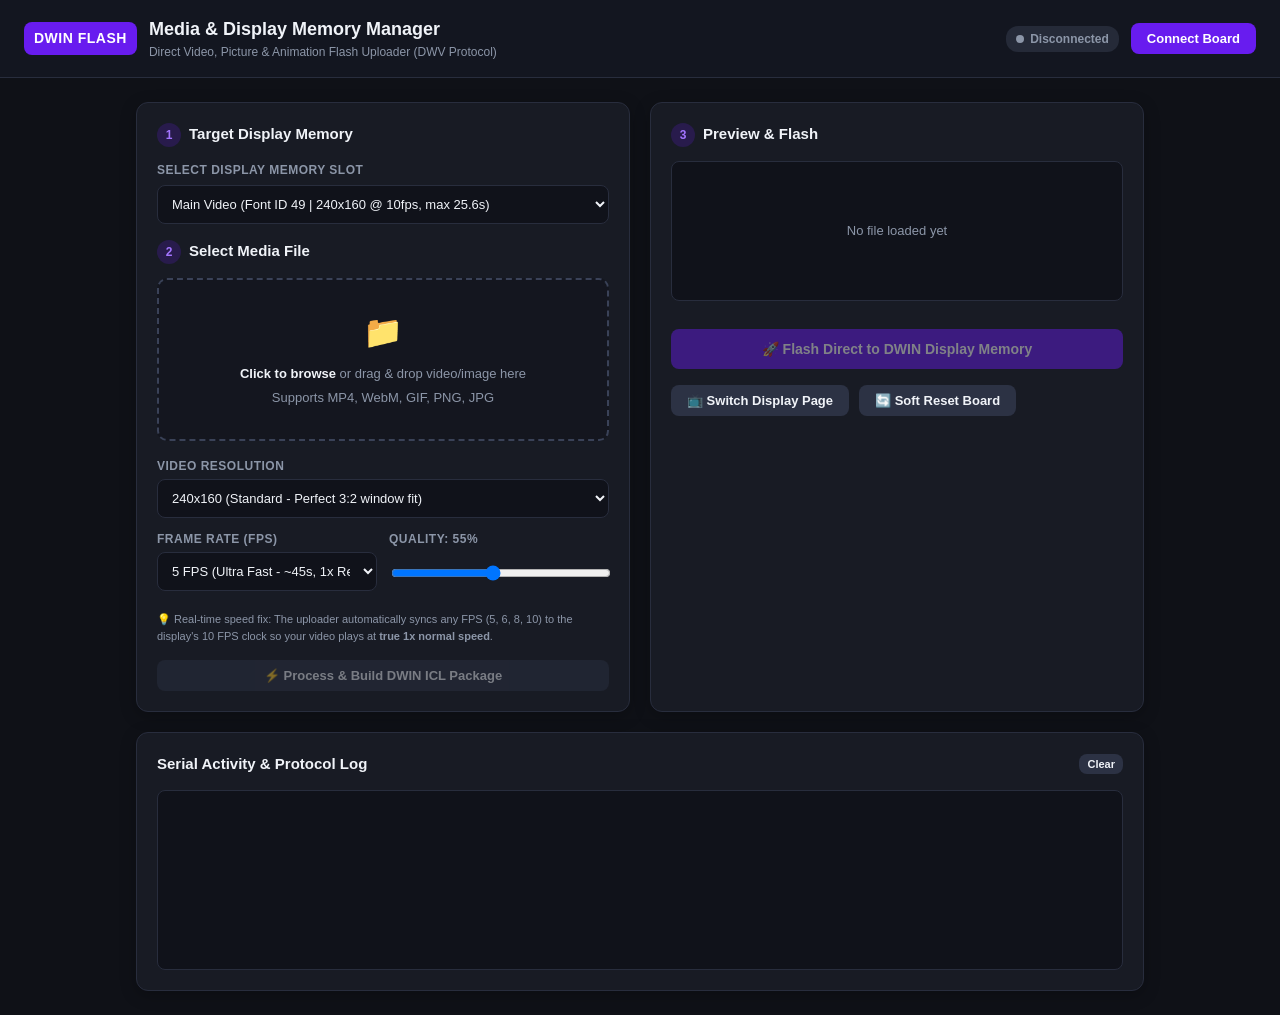
<file: dwin_media_uploader.html>
<!doctype html>
<html lang="en">
<head>
<meta charset="utf-8">
<meta name="viewport" content="width=device-width, initial-scale=1">
<title>DWIN Media & Flash Manager - Curio STM32</title>
<style>
  :root {
    --bg: #0f1117;
    --card: #181b24;
    --card-border: #282d3d;
    --ink: #f0f3f8;
    --muted: #8c96a8;
    --accent: #681cef;
    --accent-hover: #7b32f5;
    --accent-light: #ece4fd;
    --ok: #00c853;
    --warn: #ffab00;
    --err: #ff3d71;
    --code-bg: #10121a;
  }
  * { box-sizing: border-box; }
  body {
    margin: 0;
    font-family: -apple-system, BlinkMacSystemFont, "Segoe UI", Roboto, Oxygen, Ubuntu, Cantarell, sans-serif;
    background: var(--bg);
    color: var(--ink);
    line-height: 1.5;
  }
  header {
    background: #131620;
    border-bottom: 1px solid var(--card-border);
    padding: 16px 24px;
    display: flex;
    justify-content: space-between;
    align-items: center;
    flex-wrap: wrap;
    gap: 12px;
  }
  .brand {
    display: flex;
    align-items: center;
    gap: 12px;
  }
  .logo-badge {
    background: var(--accent);
    color: white;
    font-weight: 800;
    font-size: 14px;
    padding: 6px 10px;
    border-radius: 8px;
    letter-spacing: 0.5px;
  }
  .brand h1 {
    font-size: 18px;
    margin: 0;
    font-weight: 700;
  }
  .brand p {
    font-size: 12px;
    margin: 0;
    color: var(--muted);
  }
  .conn-bar {
    display: flex;
    align-items: center;
    gap: 12px;
  }
  .status-pill {
    display: inline-flex;
    align-items: center;
    gap: 6px;
    font-size: 12px;
    padding: 4px 10px;
    border-radius: 12px;
    background: #252a38;
    color: var(--muted);
    font-weight: 600;
  }
  .status-pill.connected { background: rgba(0, 200, 83, 0.15); color: var(--ok); }
  .status-pill.busy { background: rgba(104, 28, 239, 0.2); color: #b185ff; }
  .status-dot {
    width: 8px;
    height: 8px;
    border-radius: 50%;
    background: currentColor;
  }
  button {
    font-family: inherit;
    font-size: 13px;
    font-weight: 600;
    padding: 8px 16px;
    border-radius: 8px;
    border: none;
    cursor: pointer;
    transition: all 0.15s ease;
  }
  .btn-primary {
    background: var(--accent);
    color: white;
  }
  .btn-primary:hover:not(:disabled) { background: var(--accent-hover); }
  .btn-secondary {
    background: #2c3244;
    color: var(--ink);
  }
  .btn-secondary:hover:not(:disabled) { background: #3a4258; }
  .btn-danger {
    background: rgba(255, 61, 113, 0.15);
    color: var(--err);
    border: 1px solid rgba(255, 61, 113, 0.3);
  }
  .btn-danger:hover:not(:disabled) { background: rgba(255, 61, 113, 0.25); }
  button:disabled {
    opacity: 0.45;
    cursor: not-allowed;
  }

  main {
    max-width: 1040px;
    margin: 24px auto;
    padding: 0 16px;
    display: grid;
    grid-template-columns: 1fr 1fr;
    gap: 20px;
  }
  @media (max-width: 800px) {
    main { grid-template-columns: 1fr; }
  }
  .full-col { grid-column: 1 / -1; }

  .card {
    background: var(--card);
    border: 1px solid var(--card-border);
    border-radius: 12px;
    padding: 20px;
    box-shadow: 0 4px 16px rgba(0,0,0,0.25);
  }
  .card-title {
    font-size: 15px;
    font-weight: 700;
    margin: 0 0 14px;
    display: flex;
    align-items: center;
    justify-content: space-between;
  }
  .step-num {
    background: rgba(104, 28, 239, 0.2);
    color: #a374ff;
    width: 24px;
    height: 24px;
    display: inline-flex;
    align-items: center;
    justify-content: center;
    border-radius: 50%;
    font-size: 12px;
    margin-right: 8px;
  }

  /* Form Controls */
  label {
    display: block;
    font-size: 12px;
    font-weight: 600;
    color: var(--muted);
    margin-bottom: 6px;
    text-transform: uppercase;
    letter-spacing: 0.5px;
  }
  select, input[type="range"] {
    width: 100%;
    padding: 10px;
    border-radius: 8px;
    background: #10121a;
    border: 1px solid var(--card-border);
    color: var(--ink);
    font-size: 13px;
    margin-bottom: 16px;
    outline: none;
  }
  select:focus { border-color: var(--accent); }

  /* Dropzone */
  .dropzone {
    border: 2px dashed #3a4258;
    border-radius: 10px;
    padding: 28px 16px;
    text-align: center;
    cursor: pointer;
    background: rgba(16, 18, 26, 0.5);
    transition: all 0.2s;
    margin-bottom: 16px;
  }
  .dropzone:hover, .dropzone.dragover {
    border-color: var(--accent);
    background: rgba(104, 28, 239, 0.08);
  }
  .dropzone-icon {
    font-size: 32px;
    margin-bottom: 8px;
  }
  .dropzone p {
    margin: 4px 0;
    font-size: 13px;
    color: var(--muted);
  }
  .dropzone p strong { color: var(--ink); }

  /* Preview Container */
  .preview-box {
    background: #10121a;
    border-radius: 8px;
    border: 1px solid var(--card-border);
    padding: 12px;
    display: flex;
    flex-direction: column;
    align-items: center;
    margin-bottom: 16px;
    min-height: 140px;
    justify-content: center;
  }
  .preview-box video, .preview-box img {
    max-width: 100%;
    max-height: 180px;
    border-radius: 6px;
    background: black;
  }
  .media-stats {
    display: flex;
    gap: 16px;
    margin-top: 10px;
    font-size: 12px;
    color: var(--muted);
    flex-wrap: wrap;
    justify-content: center;
  }
  .stat-badge {
    background: #202432;
    padding: 3px 8px;
    border-radius: 6px;
    color: #cad3e0;
  }

  /* Progress Bar */
  .progress-wrap {
    margin: 16px 0;
  }
  .progress-header {
    display: flex;
    justify-content: space-between;
    font-size: 13px;
    font-weight: 600;
    margin-bottom: 6px;
  }
  .progress-bar-bg {
    background: #202432;
    height: 12px;
    border-radius: 6px;
    overflow: hidden;
  }
  .progress-fill {
    background: linear-gradient(90deg, var(--accent), #9d4edd);
    height: 100%;
    width: 0%;
    transition: width 0.15s ease;
  }

  /* Log terminal */
  .terminal {
    background: var(--code-bg);
    border: 1px solid var(--card-border);
    border-radius: 8px;
    padding: 12px;
    font-family: Consolas, Monaco, "Courier New", monospace;
    font-size: 12px;
    height: 180px;
    overflow-y: auto;
    color: #abb2bf;
    white-space: pre-wrap;
    line-height: 1.4;
  }
  .terminal .log-cmd { color: #61afef; }
  .terminal .log-ok { color: var(--ok); }
  .terminal .log-err { color: var(--err); }
  .terminal .log-info { color: #e5c07b; }

  /* Quick Actions */
  .actions-row {
    display: flex;
    gap: 10px;
    flex-wrap: wrap;
    margin-top: 10px;
  }
</style>
</head>
<body>

<header>
  <div class="brand">
    <span class="logo-badge">DWIN FLASH</span>
    <div>
      <h1>Media & Display Memory Manager</h1>
      <p>Direct Video, Picture & Animation Flash Uploader (DWV Protocol)</p>
    </div>
  </div>
  <div class="conn-bar">
    <div id="connStatus" class="status-pill">
      <span class="status-dot"></span>
      <span id="connStatusText">Disconnected</span>
    </div>
    <button id="btnConnect" class="btn-primary" onclick="toggleConnect()">Connect Board</button>
  </div>
</header>

<main>
  <!-- Left Column: Source & Memory Selection -->
  <div class="card">
    <div class="card-title">
      <span><span class="step-num">1</span>Target Display Memory</span>
    </div>

    <label for="targetMemory">Select Display Memory Slot</label>
    <select id="targetMemory" onchange="onTargetChange()">
      <optgroup label="Video Memory (Page 44)">
        <option value="video_49" data-block="392" data-w="240" data-h="160" data-fps="10" data-max="256" data-page="44" selected>
          Main Video (Font ID 49 | 240x160 @ 10fps, max 25.6s)
        </option>
      </optgroup>
      <optgroup label="Animations (Short Loops - 160x104)">
        <option value="anim_28" data-block="224" data-w="160" data-h="104" data-fps="6.25" data-max="256" data-max-blocks="8" data-page="66">
          Live Animation (Font ID 28 | 160x104, Page 66)
        </option>
        <option value="anim_29" data-block="232" data-w="160" data-h="104" data-fps="6.25" data-max="256" data-max-blocks="8" data-page="67">
          Saved Animation Memory 1 (Font ID 29 | Page 67)
        </option>
        <option value="anim_30" data-block="240" data-w="160" data-h="104" data-fps="6.25" data-max="256" data-max-blocks="8" data-page="68">
          Saved Animation Memory 2 (Font ID 30 | Page 68)
        </option>
        <option value="anim_31" data-block="248" data-w="160" data-h="104" data-fps="6.25" data-max="256" data-max-blocks="8" data-page="69">
          Saved Animation Memory 3 (Font ID 31 | Page 69)
        </option>
      </optgroup>
      <optgroup label="Still Pictures (Photos / Storage)">
        <option value="pic_1" data-block="192" data-w="408" data-h="272" data-page="46">
          Saved Picture Slot 1 (Font ID 24 | View & Thumb)
        </option>
        <option value="pic_2" data-block="192" data-w="408" data-h="272" data-page="46">
          Saved Picture Slot 2 (Font ID 24 | View & Thumb)
        </option>
        <option value="pic_3" data-block="192" data-w="408" data-h="272" data-page="46">
          Saved Picture Slot 3 (Font ID 24 | View & Thumb)
        </option>
      </optgroup>
      <optgroup label="User Profile">
        <option value="profile_26" data-block="208" data-w="408" data-h="272" data-max-blocks="8" data-page="94">
          Profile Image (Home avatar 48x36 + full view 408x272, Font ID 26)
        </option>
      </optgroup>
    </select>

    <div class="card-title">
      <span><span class="step-num">2</span>Select Media File</span>
    </div>

    <input type="file" id="fileInput" style="display:none" onchange="handleFileSelected(this.files[0])">
    <div class="dropzone" id="dropZone" onclick="document.getElementById('fileInput').click()">
      <div class="dropzone-icon">📁</div>
      <p><strong>Click to browse</strong> or drag & drop video/image here</p>
      <p id="acceptedFormats">Supports MP4, WebM, GIF, PNG, JPG</p>
    </div>

    <div style="margin-bottom: 12px;" id="resRow">
      <label for="resSelect" style="margin-bottom:4px;">Video Resolution</label>
      <select id="resSelect" onchange="if(currentFile) processMedia();" style="margin-bottom:0;">
        <option value="240x160" selected>240x160 (Standard - Perfect 3:2 window fit)</option>
        <option value="192x128">192x128 (Compressed - 36% less data, very fast)</option>
        <option value="160x112">160x112 (Ultra Fast - 53% less data, ~25s)</option>
        <option value="190x190">190x190 (Square 1:1 - Overflows 160px height by 30px)</option>
      </select>
    </div>

    <div style="display: flex; gap: 12px; margin-bottom: 12px;">
      <div style="flex: 1;">
        <label for="fpsSelect" style="margin-bottom:4px;">Frame Rate (FPS)</label>
        <select id="fpsSelect" onchange="if(currentFile) processMedia();" style="margin-bottom:0;">
          <option value="10">10 FPS (Smooth - standard)</option>
          <option value="8">8 FPS (Balanced - 25% faster)</option>
          <option value="6">6 FPS (Fast - 40% faster)</option>
          <option value="5" selected>5 FPS (Ultra Fast - ~45s, 1x Real-Time!)</option>
        </select>
      </div>
      <div style="flex: 1;">
        <div style="display: flex; justify-content: space-between; align-items: center; margin-bottom: 4px;">
          <label style="margin:0">Quality: <span id="lblQuality">55%</span></label>
        </div>
        <input type="range" id="qualityRange" min="30" max="85" value="55" oninput="document.getElementById('lblQuality').textContent = this.value + '%'; if(currentFile) processMedia();" style="margin-bottom:0; height: 38px;">
      </div>
    </div>
    <p style="font-size: 11px; color: var(--muted); margin: 0 0 16px;">💡 Real-time speed fix: The uploader automatically syncs any FPS (5, 6, 8, 10) to the display's 10 FPS clock so your video plays at <strong>true 1x normal speed</strong>.</p>

    <button id="btnProcess" class="btn-secondary" style="width:100%" onclick="processMedia()" disabled>
      ⚡ Process & Build DWIN ICL Package
    </button>
  </div>

  <!-- Right Column: Preview & Upload Controls -->
  <div class="card">
    <div class="card-title">
      <span><span class="step-num">3</span>Preview & Flash</span>
    </div>

    <div class="preview-box" id="previewBox">
      <span style="color:var(--muted); font-size:13px">No file loaded yet</span>
    </div>

    <div class="media-stats" id="mediaStats" style="display:none">
      <span class="stat-badge" id="statRes">240x160</span>
      <span class="stat-badge" id="statFrames">0 frames</span>
      <span class="stat-badge" id="statSize">0 KB</span>
      <span class="stat-badge" id="statBlocks">0 Blocks (32KB)</span>
    </div>

    <div class="progress-wrap" id="progressWrap" style="display:none">
      <div class="progress-header">
        <span id="progressStatus">Transferring to DWIN Flash...</span>
        <span id="progressPercent">0%</span>
      </div>
      <div class="progress-bar-bg">
        <div class="progress-fill" id="progressFill"></div>
      </div>
      <div style="display: flex; justify-content: space-between; font-size: 11px; color: var(--muted); margin-top: 4px;">
        <span id="progressBlocks">Block 0 / 0</span>
        <span id="progressSpeed">0 KB/s</span>
      </div>
    </div>

    <button id="btnUpload" class="btn-primary" style="width:100%; padding:12px; font-size:14px; margin-top:12px;" onclick="uploadToDisplay()" disabled>
      🚀 Flash Direct to DWIN Display Memory
    </button>

    <div class="actions-row" style="margin-top:16px;">
      <button class="btn-secondary" onclick="sendDisplayPageJump()" title="Switch display to target page">
        📺 Switch Display Page
      </button>
      <button class="btn-secondary" onclick="softResetBoard()" title="Reset Curio board">
        🔄 Soft Reset Board
      </button>
    </div>
  </div>

  <!-- Full-Width Terminal / Log Output -->
  <div class="card full-col">
    <div class="card-title">
      <span>Serial Activity & Protocol Log</span>
      <button class="btn-secondary" style="padding:4px 8px; font-size:11px" onclick="clearLog()">Clear</button>
    </div>
    <div class="terminal" id="termLog"></div>
  </div>
</main>

<script>
"use strict";

// -----------------------------------------------------------------------------
// DWIN DGUS II JPEG ENCODER & ICL BUILDER (Byte-identical to board firmware)
// -----------------------------------------------------------------------------
const QL = [16, 11, 10, 16, 24, 40, 51, 61, 12, 12, 14, 19, 26, 58, 60, 55, 14, 13, 16, 24, 40,
  57, 69, 56, 14, 17, 22, 29, 51, 87, 80, 62, 18, 22, 37, 56, 68, 109, 103, 77, 24,
  35, 55, 64, 81, 104, 113, 92, 49, 64, 78, 87, 103, 121, 120, 101, 72, 92, 95, 98,
  112, 100, 103, 99];
const QC = [17, 18, 24, 47, 99, 99, 99, 99, 18, 21, 26, 66, 99, 99, 99, 99, 24, 26, 56, 99, 99,
  99, 99, 99, 47, 66, 99, 99, 99, 99, 99, 99].concat(new Array(32).fill(99));
const ZZ = [0, 1, 8, 16, 9, 2, 3, 10, 17, 24, 32, 25, 18, 11, 4, 5, 12, 19, 26, 33,
  40, 48, 41, 34, 27, 20, 13, 6, 7, 14, 21, 28, 35, 42, 49, 56, 57, 50, 43, 36,
  29, 22, 15, 23, 30, 37, 44, 51, 58, 59, 52, 45, 38, 31, 39, 46, 53, 60, 61, 54, 47, 55, 62, 63];
const DC_BITS = [[0, 1, 5, 1, 1, 1, 1, 1, 1, 0, 0, 0, 0, 0, 0, 0], [0, 3, 1, 1, 1, 1, 1, 1, 1, 1, 1, 0, 0, 0, 0, 0]];
const DC_VALS = [0, 1, 2, 3, 4, 5, 6, 7, 8, 9, 10, 11];
const AC_BITS = [[0, 2, 1, 3, 3, 2, 4, 3, 5, 5, 4, 4, 0, 0, 1, 0x7D], [0, 2, 1, 2, 4, 4, 3, 4, 7, 5, 4, 4, 0, 1, 2, 0x77]];
const hexBytes = s => { const a = []; for (let i = 0; i < s.length; i += 2) a.push(parseInt(s.substr(i, 2), 16)); return a; };
const AC_VALS = [hexBytes(
  '01020300041105122131410613516107227114328191a1082342b1c11552d1f02433627282090a161718191a25262728292a' +
  '3435363738393a434445464748494a535455565758595a636465666768696a737475767778797a838485868788898a9293' +
  '9495969798999aa2a3a4a5a6a7a8a9aab2b3b4b5b6b7b8b9bac2c3c4c5c6c7c8c9cad2d3d4d5d6d7d8d9dae1e2e3e4e5e6' +
  'e7e8e9eaf1f2f3f4f5f6f7f8f9fa'), hexBytes(
  '000102031104052131061241510761711322328108144291a1b1c109233352f0156272d10a162434e125f11718191a26' +
  '2728292a35363738393a434445464748494a535455565758595a636465666768696a737475767778797a82838485868788' +
  '898a92939495969798999aa2a3a4a5a6a7a8a9aab2b3b4b5b6b7b8b9bac2c3c4c5c6c7c8c9cad2d3d4d5d6d7d8d9dae2e3' +
  'e4e5e6e7e8e9eaf2f3f4f5f6f7f8f9fa')];

function huff(bits, vals) {
  const code = new Int32Array(256), size = new Int32Array(256);
  let c = 0, k = 0;
  for (let ln = 1; ln <= 16; ln++) {
    for (let i = 0; i < bits[ln - 1]; i++) { code[vals[k]] = c; size[vals[k]] = ln; c++; k++; }
    c <<= 1;
  }
  return [code, size];
}
const DCL = huff(DC_BITS[0], DC_VALS), ACL = huff(AC_BITS[0], AC_VALS[0]);
const DCC = huff(DC_BITS[1], DC_VALS), ACC = huff(AC_BITS[1], AC_VALS[1]);

function qtable(base, q) {
  const s = q < 50 ? Math.floor(5000 / q) : 200 - 2 * q;
  return base.map(b => Math.min(255, Math.max(1, Math.floor((b * s + 50) / 100))));
}

class Bits {
  constructor(cap) { this.buf = new Uint8Array(cap); this.p = 0; this.acc = 0; this.n = 0; }
  room(k) {
    if (this.p + k <= this.buf.length) return;
    const nb = new Uint8Array(Math.max(this.buf.length * 2, this.p + k));
    nb.set(this.buf); this.buf = nb;
  }
  bytes(a) { this.room(a.length); this.buf.set(a, this.p); this.p += a.length; }
  put(code, size) {
    this.acc = (this.acc << size) | code;
    this.n += size;
    this.room(8);
    while (this.n >= 8) {
      this.n -= 8;
      const b = (this.acc >> this.n) & 0xFF;
      this.buf[this.p++] = b;
      if (b === 0xFF) this.buf[this.p++] = 0;
    }
    this.acc &= (1 << this.n) - 1;
  }
}

function fdct(d) {
  for (let i = 0; i < 64; i += 8) {
    const t0 = d[i] + d[i + 7], t7 = d[i] - d[i + 7], t1 = d[i + 1] + d[i + 6], t6 = d[i + 1] - d[i + 6];
    const t2 = d[i + 2] + d[i + 5], t5 = d[i + 2] - d[i + 5], t3 = d[i + 3] + d[i + 4], t4 = d[i + 3] - d[i + 4];
    const t10 = t0 + t3, t13 = t0 - t3, t11 = t1 + t2, t12 = t1 - t2;
    d[i] = (t10 + t11) * 4;
    d[i + 4] = (t10 - t11) * 4;
    let z1 = (t12 + t13) * 4433;
    d[i + 2] = Math.floor((z1 + t13 * 6270 + 1024) / 2048);
    d[i + 6] = Math.floor((z1 - t12 * 15137 + 1024) / 2048);
    z1 = t4 + t7; const z2 = t5 + t6; let z3 = t4 + t6, z4 = t5 + t7;
    const z5 = (z3 + z4) * 9633;
    const a4 = t4 * 2446, a5 = t5 * 16819, a6 = t6 * 25172, a7 = t7 * 12299;
    const b1 = z1 * -7373, b2 = z2 * -20995;
    z3 = z3 * -16069 + z5; z4 = z4 * -3196 + z5;
    d[i + 7] = Math.floor((a4 + b1 + z3 + 1024) / 2048);
    d[i + 5] = Math.floor((a5 + b2 + z4 + 1024) / 2048);
    d[i + 3] = Math.floor((a6 + b2 + z3 + 1024) / 2048);
    d[i + 1] = Math.floor((a7 + b1 + z4 + 1024) / 2048);
  }
  for (let i = 0; i < 8; i++) {
    const t0 = d[i] + d[i + 56], t7 = d[i] - d[i + 56], t1 = d[i + 8] + d[i + 48], t6 = d[i + 8] - d[i + 48];
    const t2 = d[i + 16] + d[i + 40], t5 = d[i + 16] - d[i + 40], t3 = d[i + 24] + d[i + 32], t4 = d[i + 24] - d[i + 32];
    const t10 = t0 + t3, t13 = t0 - t3, t11 = t1 + t2, t12 = t1 - t2;
    d[i] = Math.floor((t10 + t11 + 2) / 4);
    d[i + 32] = Math.floor((t10 - t11 + 2) / 4);
    let z1 = (t12 + t13) * 4433;
    d[i + 16] = Math.floor((z1 + t13 * 6270 + 16384) / 32768);
    d[i + 48] = Math.floor((z1 - t12 * 15137 + 16384) / 32768);
    z1 = t4 + t7; const z2 = t5 + t6; let z3 = t4 + t6, z4 = t5 + t7;
    const z5 = (z3 + z4) * 9633;
    const a4 = t4 * 2446, a5 = t5 * 16819, a6 = t6 * 25172, a7 = t7 * 12299;
    const b1 = z1 * -7373, b2 = z2 * -20995;
    z3 = z3 * -16069 + z5; z4 = z4 * -3196 + z5;
    d[i + 56] = Math.floor((a4 + b1 + z3 + 16384) / 32768);
    d[i + 40] = Math.floor((a5 + b2 + z4 + 16384) / 32768);
    d[i + 24] = Math.floor((a6 + b2 + z3 + 16384) / 32768);
    d[i + 8] = Math.floor((a7 + b1 + z4 + 16384) / 32768);
  }
}

function block(d, q, prev, dct, act, bw) {
  fdct(d);
  const h = q[0] >> 1, v0 = d[0];
  const dc = v0 >= 0 ? Math.floor((v0 + h) / q[0]) : -Math.floor((h - v0) / q[0]);
  const diff = dc - prev;
  let a = diff < 0 ? -diff : diff, nb = 0;
  while (a) { nb++; a >>= 1; }
  bw.put(dct[0][nb], dct[1][nb]);
  if (nb) bw.put(diff > 0 ? diff : diff + (1 << nb) - 1, nb);
  let run = 0;
  for (let k = 1; k < 64; k++) {
    const qq = q[k];
    let v = d[ZZ[k]];
    v = v >= 0 ? Math.floor((v + (qq >> 1)) / qq) : -Math.floor(((qq >> 1) - v) / qq);
    if (v === 0) { run++; continue; }
    while (run > 15) { bw.put(act[0][0xF0], act[1][0xF0]); run -= 16; }
    a = v < 0 ? -v : v; nb = 0;
    while (a) { nb++; a >>= 1; }
    const s = (run << 4) | nb;
    bw.put(act[0][s], act[1][s]);
    bw.put(v > 0 ? v : v + (1 << nb) - 1, nb);
    run = 0;
  }
  if (run) bw.put(act[0][0], act[1][0]);
  return dc;
}

function encodeFrame(rgba, w, h, quality) {
  const ql = qtable(QL, quality), qc = qtable(QC, quality);
  const qlz = ZZ.map(z => ql[z] * 8), qcz = ZZ.map(z => qc[z] * 8);
  let hd = [0xFF, 0xD8, 0xFF, 0xE0, 0, 16, 0x4A, 0x46, 0x49, 0x46, 0, 1, 1, 0, 0, 1, 0, 1, 0, 0];
  [[0, ql], [1, qc]].forEach(([tid, qt]) => { hd = hd.concat([0xFF, 0xDB, 0, 67, tid], ZZ.map(z => qt[z])); });
  hd = hd.concat([0xFF, 0xC0, 0, 17, 8, h >> 8, h & 255, w >> 8, w & 255, 3, 1, 0x11, 0, 2, 0x11, 1, 3, 0x11, 1]);
  [[0x00, DC_BITS[0], DC_VALS], [0x10, AC_BITS[0], AC_VALS[0]], [0x01, DC_BITS[1], DC_VALS], [0x11, AC_BITS[1], AC_VALS[1]]]
    .forEach(([tc, bits, vals]) => { const ln = 19 + vals.length; hd = hd.concat([0xFF, 0xC4, ln >> 8, ln & 255, tc], bits, vals); });
  const pad = ((-(10 + hd.length + 14)) % 4 + 4) % 4;
  hd = hd.concat([0xFF, 0xDA, 0, 12 + pad, 3, 1, 0x00, 2, 0x11, 3, 0x11, 0, 63, 0], new Array(pad).fill(0));
  const hl = hd.length;
  const bw = new Bits(w * h + 4096);
  bw.p = 10;
  bw.bytes(hd);
  const Y = new Int32Array(64), U = new Int32Array(64), V = new Int32Array(64);
  let py = 0, pu = 0, pv = 0;
  for (let by = 0; by < h; by += 8) {
    for (let bx = 0; bx < w; bx += 8) {
      let k = 0;
      for (let r = 0; r < 8; r++) {
        let i = ((by + r) * w + bx) * 4;
        for (let c = 0; c < 8; c++, i += 4, k++) {
          const R = rgba[i], G = rgba[i + 1], B = rgba[i + 2];
          Y[k] = ((77 * R + 150 * G + 29 * B + 128) >> 8) - 128;
          U[k] = (-43 * R - 85 * G + 128 * B + 128) >> 8;
          V[k] = (128 * R - 107 * G - 21 * B + 128) >> 8;
        }
      }
      py = block(Y, qlz, py, DCL, ACL, bw);
      pu = block(U, qcz, pu, DCC, ACC, bw);
      pv = block(V, qcz, pv, DCC, ACC, bw);
    }
  }
  if (bw.n) bw.put((1 << (8 - bw.n)) - 1, 8 - bw.n);
  bw.bytes([0xFF, 0xD9]);
  while ((bw.p - 10 - hl) % 4) bw.bytes([0]);
  const sl = bw.p - 10 - hl;
  bw.buf.set([w >> 8, w & 255, h >> 8, h & 255, hl >> 8, hl & 255, (sl >>> 24) & 255, (sl >> 16) & 255, (sl >> 8) & 255, sl & 255], 0);
  return bw.buf.slice(0, bw.p);
}

function crc16modbus(a) {
  let c = 0xFFFF;
  for (let i = 0; i < a.length; i++) {
    c ^= a[i];
    for (let b = 0; b < 8; b++) c = (c & 1) ? (c >>> 1) ^ 0xA001 : c >>> 1;
  }
  return c;
}

const CRC32T = (() => {
  const t = new Uint32Array(256);
  for (let n = 0; n < 256; n++) { let c = n; for (let k = 0; k < 8; k++) c = (c & 1) ? 0xEDB88320 ^ (c >>> 1) : c >>> 1; t[n] = c >>> 0; }
  return t;
})();
function crc32(a) {
  let c = 0xFFFFFFFF;
  for (let i = 0; i < a.length; i++) c = CRC32T[(c ^ a[i]) & 255] ^ (c >>> 8);
  return (c ^ 0xFFFFFFFF) >>> 0;
}

function buildIcl(records, count, srcFps = 10, displayFps = 10) {
  const tableEnd = 16 + 4 * count;
  const offs = [];
  let o = tableEnd;
  records.forEach(r => { offs.push(o); o += r.length; });
  const out = new Uint8Array(o);
  out.set([0x44, 0x47, 0x55, 0x53, 0x5F, 0x33], 0); // DGUS_3
  const be32 = (p, v) => { out[p] = (v >>> 24) & 255; out[p + 1] = (v >>> 16) & 255; out[p + 2] = (v >>> 8) & 255; out[p + 3] = v & 255; };
  be32(8, o - 8);
  out[12] = 4; out[13] = 0;
  out[14] = (count - 1) & 255; out[15] = (count - 1) >> 8;
  
  // 1x Real-time playback mapping: hold each frame according to (displayFps / srcFps)
  for (let i = 0; i < count; i++) {
    const frameIdx = Math.floor(i * srcFps / displayFps) % records.length;
    be32(16 + 4 * i, offs[frameIdx]);
  }
  records.forEach((r, i) => out.set(r, offs[i]));
  const c = crc16modbus(out.subarray(8));
  out[6] = c & 255; out[7] = c >> 8;
  return out;
}

const toHex = b => Array.from(b).map(x => (x < 16 ? '0' : '') + x.toString(16)).join('');

// -----------------------------------------------------------------------------
// WEB SERIAL & DWV PROTOCOL CLIENT
// -----------------------------------------------------------------------------
let port = null, reader = null, writer = null;
let rxBuf = '';
let wakers = [];
let preparedIcl = null;
let currentFile = null;
let isBusy = false;

function log(msg, cls = '') {
  const el = document.getElementById('termLog');
  const d = document.createElement('div');
  if (cls) d.className = cls;
  const time = new Date().toLocaleTimeString();
  d.textContent = `[${time}] ${msg}`;
  el.appendChild(d);
  el.scrollTop = el.scrollHeight;
}
function clearLog() { document.getElementById('termLog').innerHTML = ''; }

async function toggleConnect() {
  if (port) {
    disconnectSerial();
    return;
  }
  if (!navigator.serial) {
    alert('Web Serial is not supported in this browser. Please use Google Chrome or Microsoft Edge.');
    return;
  }
  try {
    port = await navigator.serial.requestPort();
    await port.open({ baudRate: 115200 });
    writer = port.writable.getWriter();
    startReading();
    setConnState('connected', 'Connected (115200)');
    document.getElementById('btnConnect').textContent = 'Disconnect';
    document.getElementById('btnConnect').className = 'btn-danger';
    log('Connected to Curio board serial port.', 'log-ok');
    updateUIState();
  } catch (e) {
    log('Connection failed: ' + e.message, 'log-err');
    setConnState('error', 'Connect failed');
  }
}

async function disconnectSerial() {
  if (reader) {
    try { await reader.cancel(); } catch(e){}
    reader = null;
  }
  if (writer) {
    try { await writer.close(); } catch(e){}
    writer = null;
  }
  if (port) {
    try { await port.close(); } catch(e){}
    port = null;
  }
  setConnState('disconnected', 'Disconnected');
  document.getElementById('btnConnect').textContent = 'Connect Board';
  document.getElementById('btnConnect').className = 'btn-primary';
  log('Serial port disconnected.', 'log-info');
  updateUIState();
}

function setConnState(kind, text) {
  const pill = document.getElementById('connStatus');
  const txt = document.getElementById('connStatusText');
  pill.className = 'status-pill ' + kind;
  txt.textContent = text;
}

async function startReading() {
  const dec = new TextDecoder();
  while (port && port.readable) {
    try {
      reader = port.readable.getReader();
      while (true) {
        const { value, done } = await reader.read();
        if (done) break;
        if (value) {
          const s = dec.decode(value);
          rxBuf += s;
          let nl;
          while ((nl = rxBuf.indexOf('\n')) >= 0) {
            const line = rxBuf.slice(0, nl).trim();
            rxBuf = rxBuf.slice(nl + 1);
            if (line) handleIncomingLine(line);
          }
        }
      }
    } catch (e) {
      break;
    } finally {
      if (reader) { reader.releaseLock(); reader = null; }
    }
  }
}

function handleIncomingLine(line) {
  if (line.startsWith('DWV:')) {
    log('<= ' + line, 'log-cmd');
  } else {
    // Other board lines (telemetry, boot logs)
    if (line.length < 100) log('<= ' + line);
  }
  for (let i = wakers.length - 1; i >= 0; i--) {
    const w = wakers[i];
    if (w.re.test(line)) {
      wakers.splice(i, 1);
      w.res(line);
    }
  }
}

function waitFor(re, timeoutMs = 30000) {
  return new Promise((res, rej) => {
    const t = setTimeout(() => {
      const idx = wakers.findIndex(w => w.res === res);
      if (idx >= 0) wakers.splice(idx, 1);
      rej(new Error('Timeout waiting for ' + re));
    }, timeoutMs);
    wakers.push({ re, res: (line) => { clearTimeout(t); res(line); } });
  });
}

async function sendSerial(str) {
  if (!writer) throw new Error('Not connected');
  const enc = new TextEncoder();
  await writer.write(enc.encode(str));
}

// -----------------------------------------------------------------------------
// MEDIA PROCESSING (Canvas Video / Image -> DWIN ICL)
// -----------------------------------------------------------------------------
function onTargetChange() {
  const sel = document.getElementById('targetMemory');
  const opt = sel.options[sel.selectedIndex];
  const isVideo = sel.value.startsWith('video') || sel.value.startsWith('anim');
  const resRow = document.getElementById('resRow');
  if (resRow) resRow.style.display = sel.value.startsWith('video') ? 'block' : 'none';
  const fpsWrap = document.getElementById('fpsSelect')?.parentElement;
  if (fpsWrap) fpsWrap.style.display = isVideo ? 'block' : 'none';
  const w = opt.dataset.w, h = opt.dataset.h;
  document.getElementById('statRes').textContent = `${w}x${h}`;
  if (currentFile) processMedia();
}

function handleFileSelected(file) {
  if (!file) return;
  currentFile = file;
  const pBox = document.getElementById('previewBox');
  pBox.innerHTML = '';

  const isVideo = file.type.startsWith('video/') || file.name.endsWith('.mp4') || file.name.endsWith('.webm');
  const isGif = file.type === 'image/gif' || file.name.endsWith('.gif');

  if (isVideo) {
    const v = document.createElement('video');
    v.src = URL.createObjectURL(file);
    v.controls = true;
    v.autoplay = true;
    v.loop = true;
    v.muted = true;
    pBox.appendChild(v);
  } else {
    const img = document.createElement('img');
    img.src = URL.createObjectURL(file);
    pBox.appendChild(img);
  }
  document.getElementById('btnProcess').disabled = false;
  processMedia();
}

async function processMedia() {
  if (!currentFile) return;
  preparedIcl = null;
  updateUIState();
  const btn = document.getElementById('btnProcess');
  btn.disabled = true;
  btn.textContent = '⏳ Processing frames & encoding JPEGs...';

  const sel = document.getElementById('targetMemory');
  const opt = sel.options[sel.selectedIndex];
  const isVideo = currentFile.type.startsWith('video/') || currentFile.name.endsWith('.mp4') || currentFile.name.endsWith('.webm');
  const isMainVideo = sel.value.startsWith('video');
  const isAnim = sel.value.startsWith('anim');
  const isProfile = sel.value === 'profile_26';

  let targetW = parseInt(opt.dataset.w);
  let targetH = parseInt(opt.dataset.h);
  if (isVideo && isMainVideo && document.getElementById('resSelect')) {
    const parts = document.getElementById('resSelect').value.split('x');
    if (parts.length === 2) {
      targetW = parseInt(parts[0]);
      targetH = parseInt(parts[1]);
    }
  }

  const displayFps = parseFloat(opt.dataset.fps || (isAnim ? 6.25 : 10));
  const targetFps = parseInt(document.getElementById('fpsSelect')?.value || (isAnim ? 6 : 10));
  const maxBlocks = parseInt(opt.dataset.maxBlocks || (isAnim ? 8 : 120));

  // Determine frame limit
  let maxUniqueFrames = 256;
  if (isAnim) {
    // Animation memories (Font 28-31) have 8 blocks (256 KB). At 160x104 @ Q55 (~3.9 KB), max 48-55 frames fit.
    maxUniqueFrames = 48;
  } else if (isMainVideo) {
    const maxDuration = 256 / displayFps;
    maxUniqueFrames = Math.max(1, Math.floor(maxDuration * targetFps));
  }
  const quality = parseInt(document.getElementById('qualityRange').value);

  try {
    let records = [];

    if (isProfile && isVideo) throw new Error('Choose a PNG or JPG image for the profile.');
    if (isProfile) {
      records = await extractProfileFrames(currentFile, quality);
    } else if (isVideo) {
      records = await extractVideoFrames(currentFile, targetW, targetH, targetFps, maxUniqueFrames, quality);
    } else {
      // Still Image / Single Photo
      records = await extractImageFrame(currentFile, targetW, targetH, quality);
    }

    // IMPORTANT: In DWIN DGUS II, the Animation Icon controls on Page 44 (video) and
    // Pages 66-70 (animations) ALWAYS loop icons 0 to 255.
    // The ICL index table must ALWAYS contain 256 entries to prevent black/blank screens!
    const count = (isVideo || isAnim) ? 256 : records.length;
    // Still-image libraries use each icon once. Video timing would map both
    // profile entries to icon 0 when the selected FPS is below the display FPS.
    preparedIcl = buildIcl(records, count,
                           isVideo || isAnim ? targetFps : 1,
                           isVideo || isAnim ? displayFps : 1);

    const nblocks = Math.ceil(preparedIcl.length / 32768);
    const statBlocksEl = document.getElementById('statBlocks');
    document.getElementById('mediaStats').style.display = 'flex';
    document.getElementById('statRes').textContent = `${targetW}x${targetH}`;
    document.getElementById('statFrames').textContent = isProfile ? 'Home avatar (48x36) + full image (408x272)' : `${records.length} unique frames (${targetFps} FPS @ 1x)`;
    document.getElementById('statSize').textContent = `${(preparedIcl.length / 1024).toFixed(1)} KB`;
    
    if (nblocks > maxBlocks) {
      preparedIcl = null;
      statBlocksEl.style.background = '#e06c75';
      statBlocksEl.textContent = `⚠️ ${nblocks} / ${maxBlocks} Blocks (OVERFLOW!)`;
      log(`Warning: package uses ${nblocks} blocks, which exceeds slot limit (${maxBlocks} blocks = ${maxBlocks * 32} KB). Lower Quality or FPS!`, 'log-err');
    } else {
      statBlocksEl.style.background = '';
      statBlocksEl.textContent = `${nblocks} / ${maxBlocks} Blocks (${nblocks * 32} KB Flash)`;
      log(`ICL package created: ${preparedIcl.length} bytes, ${records.length} unique frames at ${targetFps} FPS (synced to 1x real-time on ${displayFps} FPS display, 256 icons table), ${nblocks} blocks.`, 'log-ok');
    }
    updateUIState();
  } catch (e) {
    preparedIcl = null;
    updateUIState();
    log('Processing error: ' + e.message, 'log-err');
    alert('Failed to process media: ' + e.message);
  } finally {
    btn.disabled = false;
    btn.textContent = '⚡ Process & Build DWIN ICL Package';
  }
}

function extractImageFrame(file, tw, th, quality) {
  return new Promise((resolve, reject) => {
    const img = new Image();
    img.onload = () => {
      const c = document.createElement('canvas');
      c.width = tw; c.height = th;
      const ctx = c.getContext('2d');
      ctx.fillStyle = 'black';
      ctx.fillRect(0, 0, tw, th);
      // Fit center
      const s = Math.min(tw / img.width, th / img.height);
      const dw = img.width * s, dh = img.height * s;
      ctx.drawImage(img, (tw - dw) / 2, (th - dh) / 2, dw, dh);
      const idata = ctx.getImageData(0, 0, tw, th);
      const rec = encodeFrame(idata.data, tw, th, quality);
      resolve([rec]);
    };
    img.onerror = reject;
    img.src = URL.createObjectURL(file);
  });
}

function extractProfileFrames(file, quality) {
  return new Promise((resolve, reject) => {
    const img = new Image();
    const url = URL.createObjectURL(file);
    img.onload = () => {
      try {
        // 1. Home Header Avatar: 48 x 36 (4:3 ratio)
        const avatar = document.createElement('canvas');
        avatar.width = 48; avatar.height = 36;
        const a = avatar.getContext('2d', { willReadFrequently: true });
        a.fillStyle = '#000';
        a.fillRect(0, 0, 48, 36);
        // Center-crop to 48x36
        const scaleA = Math.max(48 / img.width, 36 / img.height);
        const sw = 48 / scaleA, sh = 36 / scaleA;
        const sx = (img.width - sw) / 2, sy = (img.height - sh) / 2;
        a.drawImage(img, sx, sy, sw, sh, 0, 0, 48, 36);

        // 2. Full Page View: 408 x 272 (Page 94)
        const full = document.createElement('canvas');
        full.width = 408; full.height = 272;
        const f = full.getContext('2d', { willReadFrequently: true });
        f.fillStyle = '#000'; f.fillRect(0, 0, 408, 272);
        const scale = Math.min(408 / img.width, 272 / img.height);
        const w = img.width * scale, h = img.height * scale;
        f.drawImage(img, (408 - w) / 2, (272 - h) / 2, w, h);
        resolve([
          encodeFrame(a.getImageData(0, 0, 48, 36).data, 48, 36, quality),
          encodeFrame(f.getImageData(0, 0, 408, 272).data, 408, 272, quality)
        ]);
      } catch (e) { reject(e); }
      finally { URL.revokeObjectURL(url); }
    };
    img.onerror = e => { URL.revokeObjectURL(url); reject(e); };
    img.src = url;
  });
}

async function extractVideoFrames(file, tw, th, fps, maxFrames, quality) {
  const url = URL.createObjectURL(file);
  const v = document.createElement('video');
  v.muted = true; v.playsInline = true; v.preload = 'auto';
  v.src = url;
  await new Promise(r => { v.onloadedmetadata = r; });

  const duration = Math.min(v.duration || 1, maxFrames / fps);
  const n = Math.min(maxFrames, Math.max(1, Math.round(duration * fps)));
  const c = document.createElement('canvas');
  c.width = tw; c.height = th;
  const ctx = c.getContext('2d', { willReadFrequently: true });
  const records = [];

  for (let i = 0; i < n; i++) {
    const t = i / fps;
    v.currentTime = t;
    await new Promise(r => { v.onseeked = r; });
    // Fit video into tw x th preserving aspect ratio with clean black borders
    ctx.fillStyle = 'black';
    ctx.fillRect(0, 0, tw, th);
    const vw = v.videoWidth || tw;
    const vh = v.videoHeight || th;
    const s = Math.min(tw / vw, th / vh);
    const dw = Math.round(vw * s);
    const dh = Math.round(vh * s);
    const dx = Math.round((tw - dw) / 2);
    const dy = Math.round((th - dh) / 2);
    ctx.drawImage(v, dx, dy, dw, dh);
    const idata = ctx.getImageData(0, 0, tw, th);
    const rec = encodeFrame(idata.data, tw, th, quality);
    records.push(rec);
  }
  URL.revokeObjectURL(url);
  return records;
}

// -----------------------------------------------------------------------------
// DWV STREAMING TO DISPLAY MEMORY (main.py Direct Flash Protocol)
// -----------------------------------------------------------------------------
async function uploadToDisplay() {
  if (!port || !preparedIcl) return;
  const sel = document.getElementById('targetMemory');
  const opt = sel.options[sel.selectedIndex];
  const firstBlock = parseInt(opt.dataset.block);
  const maxBlocks = parseInt(opt.dataset.maxBlocks || (opt.value.startsWith('anim') ? 8 : 120));
  const BLOCK = 32768;
  const nblocks = Math.ceil(preparedIcl.length / BLOCK);

  if (nblocks > maxBlocks) {
    alert(`Package is too large for this slot! It needs ${nblocks} blocks (${nblocks * 32} KB), but this memory slot only has ${maxBlocks} blocks (${maxBlocks * 32} KB). Please reduce Quality slider or FPS.`);
    return;
  }

  isBusy = true;
  updateUIState();
  const pWrap = document.getElementById('progressWrap');
  const pFill = document.getElementById('progressFill');
  const pPct = document.getElementById('progressPercent');
  const pBlocks = document.getElementById('progressBlocks');
  const pSpeed = document.getElementById('progressSpeed');
  pWrap.style.display = 'block';

  const startTime = Date.now();
  let bytesSent = 0;

  try {
    log(`Starting DWV flash write: First Block ${firstBlock}, ${nblocks} blocks total (${preparedIcl.length} bytes)...`, 'log-cmd');
    
    // Handshake
    let p = waitFor(/^DWV:(READY|ERR)/, 15000);
    await sendSerial(`@@DWV:${firstBlock}:${nblocks}\n`);
    let r = await p;
    if (!r.startsWith('DWV:READY')) throw new Error('Board refused start: ' + r);

    // Schedule blocks: 1..N-1 first, header block 0 LAST for atomicity!
    const order = [];
    for (let b = 1; b < nblocks; b++) order.push(b);
    order.push(0);

    for (let i = 0; i < order.length; i++) {
      const b = order[i];
      const blk = preparedIcl.subarray(b * BLOCK, Math.min(preparedIcl.length, (b + 1) * BLOCK));
      let ok = false;

      for (let attempt = 0; attempt < 3 && !ok; attempt++) {
        // Stream in 4096-byte hex chunks
        for (let s = 0; s < blk.length; s += 4096) {
          const chunk = blk.subarray(s, s + 4096);
          p = waitFor(/^DWV:(NEXT|ERR)/, 15000);
          await sendSerial(toHex(chunk) + '\n');
          r = await p;
          if (!r.startsWith('DWV:NEXT')) {
            log(`Chunk retry block ${b} attempt ${attempt+1}...`, 'log-warn');
            break;
          }
          bytesSent += chunk.length;
          const elapsedSec = (Date.now() - startTime) / 1000;
          const speed = (bytesSent / 1024 / elapsedSec).toFixed(1);
          pSpeed.textContent = `${speed} KB/s`;
        }
        // Commit block & check CRC
        p = waitFor(/^DWV:(OK|ERR)/, 15000);
        const blkCrc = crc32(blk);
        await sendSerial(`@@DWB:${b}:${blkCrc}\n`);
        const rep = await p;
        ok = rep.startsWith('DWV:OK');
      }

      if (!ok) throw new Error(`Block ${b} write failed after 3 attempts`);
      
      const pct = Math.round(((i + 1) / order.length) * 100);
      pFill.style.width = pct + '%';
      pPct.textContent = pct + '%';
      pBlocks.textContent = `Block ${i + 1} / ${order.length} (Flash #${firstBlock + b})`;
      log(`DWV: Block ${b} verified & burned into DWIN Flash #${firstBlock + b}.`, 'log-ok');
    }

    // Finish transfer
    p = waitFor(/^DWV:DONE/, 15000);
    await sendSerial('@@DWV:END\n');
    await p;

    const totalSec = ((Date.now() - startTime) / 1000).toFixed(1);
    log(`Flash write complete! Total time: ${totalSec}s. Header block burned last.`, 'log-ok');
    alert(`Success! Media flashed to DWIN display memory in ${totalSec} seconds.\nDisplay memory is permanently updated.`);
  } catch (e) {
    log('Upload error: ' + e.message, 'log-err');
    alert('Flash upload error: ' + e.message);
  } finally {
    isBusy = false;
    updateUIState();
  }
}

async function sendDisplayPageJump() {
  const sel = document.getElementById('targetMemory');
  const opt = sel.options[sel.selectedIndex];
  const targetPage = parseInt(opt.dataset.page || 10);
  if (!port) { alert('Connect serial port first.'); return; }
  try {
    log(`Switching display to Page ${targetPage}...`, 'log-cmd');
    // DGUS II page switch frame over UART3 via MicroPython command or raw packet:
    // 5A A5 04 82 00 84 5A 01 00 <page>
    const code = `import dwin_screen as dw\ndw.dwin_page(${targetPage})\n`;
    await sendSerial(code);
    log(`Display switched to Page ${targetPage}.`, 'log-ok');
  } catch (e) {
    log('Page switch error: ' + e.message, 'log-err');
  }
}

async function softResetBoard() {
  if (!port) { alert('Connect serial port first.'); return; }
  try {
    log('Sending SOFT_RESET to board...', 'log-cmd');
    await sendSerial('SOFT_RESET\n');
  } catch (e) {
    log('Reset error: ' + e.message, 'log-err');
  }
}

function updateUIState() {
  const on = !!port;
  document.getElementById('btnUpload').disabled = !on || !preparedIcl || isBusy;
}

// Drag & drop handlers
const dz = document.getElementById('dropZone');
['dragenter', 'dragover'].forEach(e => dz.addEventListener(e, ev => { ev.preventDefault(); dz.classList.add('dragover'); }));
['dragleave', 'drop'].forEach(e => dz.addEventListener(e, ev => { ev.preventDefault(); dz.classList.remove('dragover'); }));
dz.addEventListener('drop', ev => {
  if (ev.dataTransfer.files && ev.dataTransfer.files[0]) handleFileSelected(ev.dataTransfer.files[0]);
});
</script>
</body>
</html>
</file>
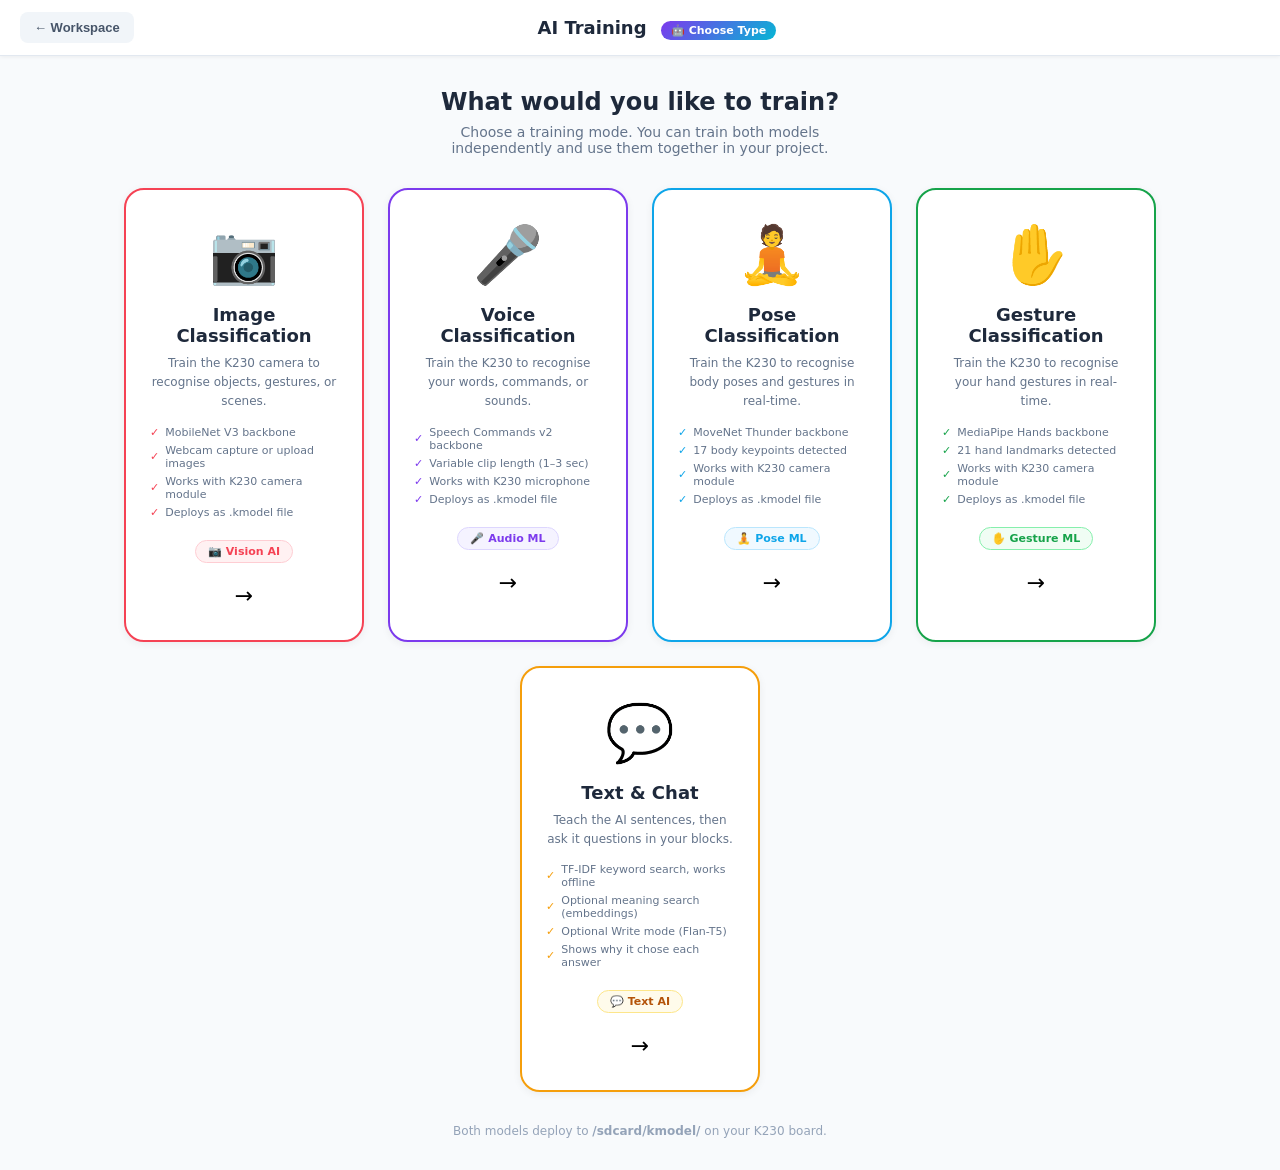
<file: blockly/train_picker.html>
<!DOCTYPE html>
<html lang="en">
<head>
<meta charset="utf-8"/>
<meta name="viewport" content="width=device-width, initial-scale=1"/>
<title>AI Training — Choose Type</title>
<style>
* { box-sizing: border-box; margin: 0; padding: 0; }

body {
    font-family: system-ui, -apple-system, sans-serif;
    background: #f8fafc;
    height: 100vh;
    display: flex;
    flex-direction: column;
    overflow: hidden;
}

/* ── Header ── */
.header {
    display: flex; align-items: center; justify-content: space-between;
    background: #fff; padding: 12px 20px;
    border-bottom: 1px solid #e2e8f0;
    box-shadow: 0 1px 4px rgba(0,0,0,.06); flex-shrink: 0;
}
.back-btn {
    padding: 8px 14px; background: #f1f5f9; border: none;
    border-radius: 8px; cursor: pointer; font-size: 13px;
    font-weight: 600; color: #475569;
}
.back-btn:hover { background: #e2e8f0; }
.header h1 { font-size: 18px; font-weight: 700; color: #1e293b; }
.header-badge {
    font-size: 11px; font-weight: 700;
    background: linear-gradient(135deg, #7c3aed, #06b6d4);
    color: #fff; padding: 3px 10px; border-radius: 10px; margin-left: 8px;
}

/* ── Main content ── */
.content {
    flex: 1; display: flex; flex-direction: column;
    align-items: center; justify-content: center;
    padding: 32px 20px; gap: 32px;
}

.heading {
    text-align: center;
}
.heading h2 {
    font-size: 24px; font-weight: 800; color: #1e293b; margin-bottom: 8px;
}
.heading p {
    font-size: 14px; color: #64748b; max-width: 400px;
}

/* ── Card grid ── */
.cards {
    display: flex; gap: 24px; flex-wrap: wrap; justify-content: center;
}

.card {
    width: 240px;
    background: #fff;
    border: 2px solid #e2e8f0;
    border-radius: 20px;
    padding: 32px 24px;
    text-align: center;
    cursor: pointer;
    transition: all .2s ease;
    box-shadow: 0 2px 8px rgba(0,0,0,.06);
    position: relative;
    overflow: hidden;
}
.card::before {
    content: '';
    position: absolute; inset: 0;
    opacity: 0; transition: opacity .2s;
    border-radius: 18px;
}
.card:hover {
    transform: translateY(-4px);
    box-shadow: 0 12px 32px rgba(0,0,0,.12);
}
.card:active { transform: translateY(-1px); }

/* Image card */
.card-image { border-color: #f54254; }
.card-image::before { background: linear-gradient(135deg, #fff1f2, #fff); }
.card-image:hover { border-color: #f54254; }

/* Voice card */
.card-voice { border-color: #7c3aed; }
.card-voice::before { background: linear-gradient(135deg, #f5f3ff, #fff); }
.card-voice:hover { border-color: #7c3aed; }

/* Pose card */
.card-pose { border-color: #0ea5e9; }
.card-pose::before { background: linear-gradient(135deg, #f0f9ff, #fff); }
.card-pose:hover { border-color: #0ea5e9; }

/* Chat card */
.card-chat { border-color: #f59e0b; }
.card-chat::before { background: linear-gradient(135deg, #fffbeb, #fff); }
.card-chat:hover { border-color: #f59e0b; }
.card-chat .card-badge {
    background: #fffbeb; color: #b45309; border: 1px solid #fde68a;
}
.card-chat .card-feature::before { color: #f59e0b; }

/* Gesture card */
.card-gesture { border-color: #16a34a; }
.card-gesture::before { background: linear-gradient(135deg, #f0fdf4, #fff); }
.card-gesture:hover { border-color: #16a34a; }

.card-icon {
    font-size: 56px; margin-bottom: 16px;
    display: block; position: relative; z-index: 1;
}
.card-title {
    font-size: 18px; font-weight: 800; color: #1e293b;
    margin-bottom: 8px; position: relative; z-index: 1;
}
.card-desc {
    font-size: 12px; color: #64748b; line-height: 1.6;
    position: relative; z-index: 1;
}
.card-badge {
    display: inline-block;
    margin-top: 16px; padding: 4px 12px;
    border-radius: 20px; font-size: 11px; font-weight: 700;
    position: relative; z-index: 1;
}
.card-image .card-badge {
    background: #fff1f2; color: #f54254; border: 1px solid #fecdd3;
}
.card-voice .card-badge {
    background: #f5f3ff; color: #7c3aed; border: 1px solid #ddd6fe;
}
.card-pose .card-badge {
    background: #f0f9ff; color: #0ea5e9; border: 1px solid #bae6fd;
}
.card-gesture .card-badge {
    background: #f0fdf4; color: #16a34a; border: 1px solid #86efac;
}

.card-arrow {
    margin-top: 20px; font-size: 22px;
    position: relative; z-index: 1;
    transition: transform .2s;
}
.card:hover .card-arrow { transform: translateX(4px); }

/* ── Feature list ── */
.card-features {
    margin-top: 14px; text-align: left;
    position: relative; z-index: 1;
}
.card-feature {
    display: flex; align-items: center; gap: 6px;
    font-size: 11px; color: #64748b; margin-bottom: 5px;
}
.card-feature::before { content: '✓'; font-weight: 700; flex-shrink: 0; }
.card-image .card-feature::before { color: #f54254; }
.card-voice .card-feature::before { color: #7c3aed; }
.card-pose  .card-feature::before { color: #0ea5e9; }
.card-gesture .card-feature::before { color: #16a34a; }

/* ── Bottom hint ── */
.hint {
    font-size: 12px; color: #94a3b8; text-align: center;
}

/* Animation on load */
@keyframes fadeUp {
    from { opacity:0; transform:translateY(20px); }
    to   { opacity:1; transform:translateY(0); }
}
.card { animation: fadeUp .35s ease both; }
.card-image { animation-delay: .05s; }
.card-voice  { animation-delay: .15s; }
.card-pose   { animation-delay: .25s; }
.card-gesture { animation-delay: .35s; }
.card-chat    { animation-delay: .45s; }
</style>
</head>
<body>

<div class="header">
    <button class="back-btn" onclick="goBack()">← Workspace</button>
    <h1>AI Training <span class="header-badge">🤖 Choose Type</span></h1>
    <div style="width:80px"></div><!-- spacer -->
</div>

<div class="content">
    <div class="heading">
        <h2>What would you like to train?</h2>
        <p>Choose a training mode. You can train both models independently and use them together in your project.</p>
    </div>

    <div class="cards">

        <!-- Image Classification -->
        <div class="card card-image" onclick="openImageTrain()">
            <span class="card-icon">📷</span>
            <div class="card-title">Image Classification</div>
            <div class="card-desc">
                Train the K230 camera to recognise objects, gestures, or scenes.
            </div>
            <div class="card-features">
                <div class="card-feature">MobileNet V3 backbone</div>
                <div class="card-feature">Webcam capture or upload images</div>
                <div class="card-feature">Works with K230 camera module</div>
                <div class="card-feature">Deploys as .kmodel file</div>
            </div>
            <span class="card-badge">📷 Vision AI</span>
            <div class="card-arrow">→</div>
        </div>

        <!-- Voice Classification -->
        <div class="card card-voice" onclick="openVoiceTrain()">
            <span class="card-icon">🎤</span>
            <div class="card-title">Voice Classification</div>
            <div class="card-desc">
                Train the K230 to recognise your words, commands, or sounds.
            </div>
            <div class="card-features">
                <div class="card-feature">Speech Commands v2 backbone</div>
                <div class="card-feature">Variable clip length (1–3 sec)</div>
                <div class="card-feature">Works with K230 microphone</div>
                <div class="card-feature">Deploys as .kmodel file</div>
            </div>
            <span class="card-badge">🎤 Audio ML</span>
            <div class="card-arrow">→</div>
        </div>

        <!-- Pose Classification -->
        <div class="card card-pose" onclick="openPoseTrain()">
            <span class="card-icon">🧘</span>
            <div class="card-title">Pose Classification</div>
            <div class="card-desc">
                Train the K230 to recognise body poses and gestures in real-time.
            </div>
            <div class="card-features">
                <div class="card-feature">MoveNet Thunder backbone</div>
                <div class="card-feature">17 body keypoints detected</div>
                <div class="card-feature">Works with K230 camera module</div>
                <div class="card-feature">Deploys as .kmodel file</div>
            </div>
            <span class="card-badge">🧘 Pose ML</span>
            <div class="card-arrow">→</div>
        </div>

        <!-- Gesture Classification -->
        <div class="card card-gesture" onclick="openGestureTrain()">
            <span class="card-icon">✋</span>
            <div class="card-title">Gesture Classification</div>
            <div class="card-desc">
                Train the K230 to recognise your hand gestures in real-time.
            </div>
            <div class="card-features">
                <div class="card-feature">MediaPipe Hands backbone</div>
                <div class="card-feature">21 hand landmarks detected</div>
                <div class="card-feature">Works with K230 camera module</div>
                <div class="card-feature">Deploys as .kmodel file</div>
            </div>
            <span class="card-badge">✋ Gesture ML</span>
            <div class="card-arrow">→</div>
        </div>

        <!-- Text / Chat -->
        <div class="card card-chat" onclick="openTextTrain()">
            <span class="card-icon">💬</span>
            <div class="card-title">Text &amp; Chat</div>
            <div class="card-desc">
                Teach the AI sentences, then ask it questions in your blocks.
            </div>
            <div class="card-features">
                <div class="card-feature">TF-IDF keyword search, works offline</div>
                <div class="card-feature">Optional meaning search (embeddings)</div>
                <div class="card-feature">Optional Write mode (Flan-T5)</div>
                <div class="card-feature">Shows why it chose each answer</div>
            </div>
            <span class="card-badge">💬 Text AI</span>
            <div class="card-arrow">→</div>
        </div>

    </div>

    <div class="hint">
        Both models deploy to <b>/sdcard/kmodel/</b> on your K230 board.
    </div>
</div>

<script>
'use strict';

function send(type, extra) {
    const payload = JSON.stringify({ type, ...extra });
    if (window.ReactNativeWebView) {
        window.ReactNativeWebView.postMessage(payload);
    } else if (window.parent !== window) {
        window.parent.postMessage(payload, '*');
        window.opener?.postMessage(payload, '*');
    } else {
        // Standalone browser — navigate directly
        if (type === 'OPEN_AI_TRAIN')    window.location.href = 'train.html';
        if (type === 'OPEN_VOICE_TRAIN') window.location.href = 'train_voice_v2.html';
        if (type === 'OPEN_POSE_TRAIN')  window.location.href = 'pose.html';
        if (type === 'OPEN_GESTURE_TRAIN') window.location.href = 'gesture.html';
        if (type === 'OPEN_TEXT_TRAIN')    window.location.href = 'chat.html';
        if (type === 'CLOSE_PICKER')     window.location.href = 'index.html';
    }
}

function openImageTrain() {
    send('OPEN_AI_TRAIN');
}

function openVoiceTrain() {
    send('OPEN_VOICE_TRAIN');
}

function openPoseTrain() {
    send('OPEN_POSE_TRAIN');
}

function openGestureTrain() {
    send('OPEN_GESTURE_TRAIN');
}

function openTextTrain() {
    send('OPEN_TEXT_TRAIN');
}

function goBack() {
    send('CLOSE_PICKER');
}
</script>
</body>
</html>
</file>
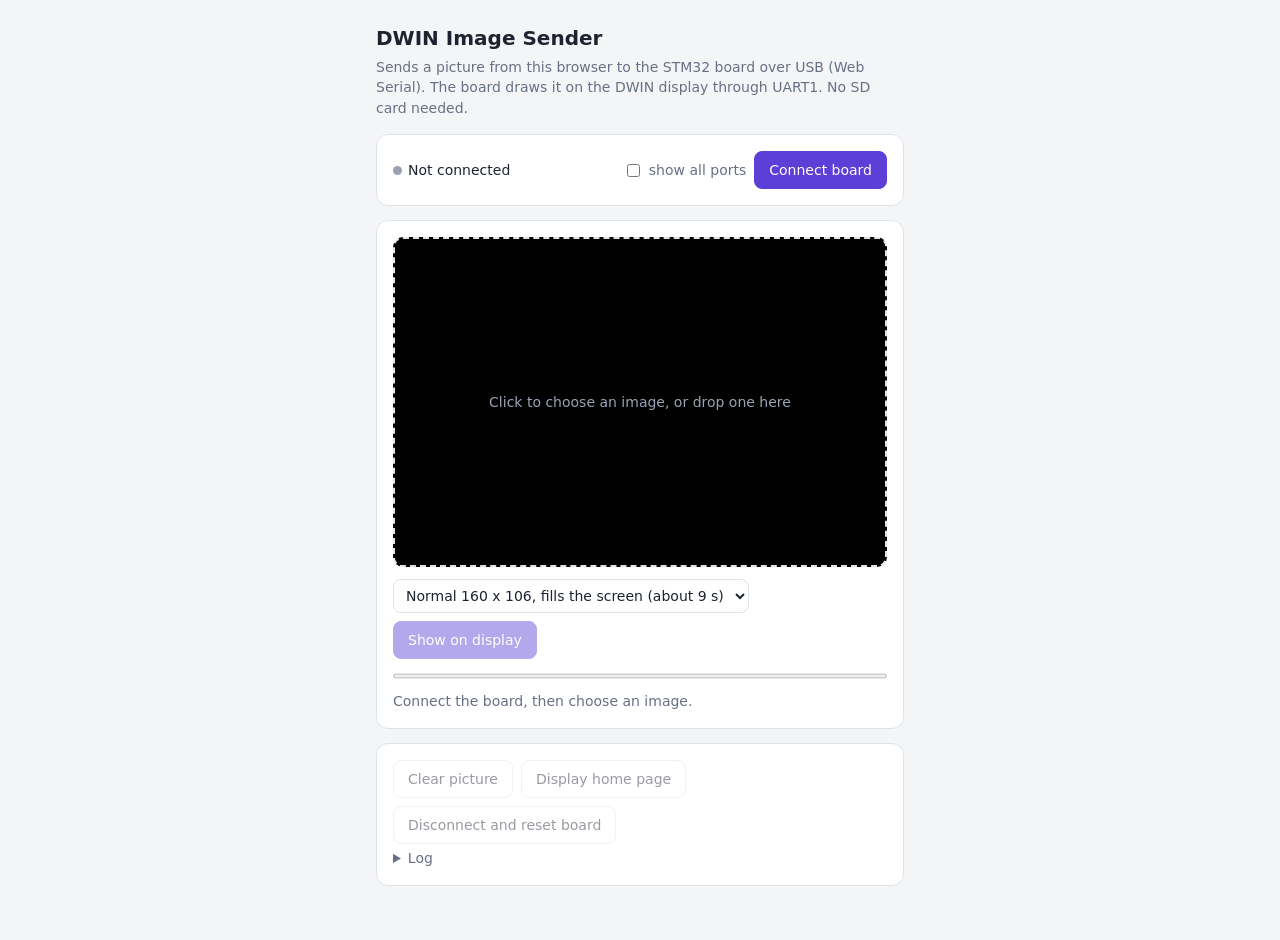
<file: dwin/dwin_image_web.html>
<!doctype html>
<html lang="en">
<head>
<meta charset="utf-8">
<meta name="viewport" content="width=device-width, initial-scale=1">
<title>DWIN Image Sender</title>
<style>
  :root {
    --bg: #f4f5f7; --card: #ffffff; --ink: #1d2330; --muted: #677085; --line: #dfe3ea;
    --accent: #5b3fd6; --accent-ink: #ffffff; --ok: #1c8a4a; --err: #c0392b; --warn-bg: #fff4d6; --warn-ink: #6b4e00;
    color-scheme: light;
  }
  @media (prefers-color-scheme: dark) {
    :root {
      --bg: #14161b; --card: #1d2027; --ink: #e7e9ee; --muted: #9aa2b2; --line: #2e323b;
      --accent: #8b74ff; --accent-ink: #ffffff; --ok: #4cc27f; --err: #ff7a6b; --warn-bg: #3a3014; --warn-ink: #f3d98b;
      color-scheme: dark;
    }
  }
  * { box-sizing: border-box; }
  body { margin: 0; font: 14px/1.45 system-ui, -apple-system, "Segoe UI", Roboto, sans-serif; background: var(--bg); color: var(--ink); }
  main { max-width: 560px; margin: 0 auto; padding: 24px 16px 40px; }
  h1 { font-size: 20px; margin: 0 0 4px; }
  .sub { color: var(--muted); margin: 0 0 16px; }
  .card { background: var(--card); border: 1px solid var(--line); border-radius: 12px; padding: 16px; margin-bottom: 14px; }
  .row { display: flex; gap: 8px; flex-wrap: wrap; align-items: center; }
  .grow { flex: 1 1 auto; }
  button {
    font: inherit; padding: 8px 14px; border-radius: 8px; border: 1px solid var(--line);
    background: var(--card); color: var(--ink); cursor: pointer;
  }
  button.primary { background: var(--accent); border-color: var(--accent); color: var(--accent-ink); }
  button:disabled { opacity: .45; cursor: default; }
  select { font: inherit; padding: 7px 8px; border-radius: 8px; border: 1px solid var(--line); background: var(--card); color: var(--ink); }
  label.check { color: var(--muted); display: inline-flex; gap: 6px; align-items: center; }
  #drop {
    position: relative; border: 2px dashed var(--line); border-radius: 10px; overflow: hidden;
    background: #000; aspect-ratio: 3 / 2; cursor: pointer; margin-bottom: 12px;
  }
  #drop.over { border-color: var(--accent); }
  #preview { width: 100%; height: 100%; display: block; image-rendering: pixelated; }
  #drop .hint { position: absolute; inset: 0; display: flex; align-items: center; justify-content: center; color: #9aa3b5; text-align: center; padding: 16px; }
  progress { width: 100%; height: 10px; margin-top: 12px; }
  #status { margin-top: 8px; color: var(--muted); min-height: 1.4em; }
  #status.ok { color: var(--ok); }
  #status.err { color: var(--err); }
  .dot { width: 9px; height: 9px; border-radius: 50%; background: #9aa2b2; display: inline-block; margin-right: 6px; }
  .dot.on { background: var(--ok); }
  .warn { background: var(--warn-bg); color: var(--warn-ink); border-radius: 10px; padding: 10px 12px; margin-bottom: 14px; }
  details { margin-top: 4px; color: var(--muted); }
  pre#log { max-height: 180px; overflow: auto; font-size: 12px; background: var(--bg); padding: 8px; border-radius: 8px; margin: 6px 0 0; white-space: pre-wrap; }
</style>
</head>
<body>
<main>
  <h1>DWIN Image Sender</h1>
  <p class="sub">Sends a picture from this browser to the STM32 board over USB (Web Serial). The board draws it on the DWIN display through UART1. No SD card needed.</p>

  <div id="unsupported" class="warn" hidden>
    This page needs <b>Chrome or Edge</b> on a computer, because it uses Web Serial.
    Open the file in one of those browsers.
  </div>

  <div class="card">
    <div class="row">
      <span><span id="dot" class="dot"></span><span id="conn">Not connected</span></span>
      <span class="grow"></span>
      <label class="check"><input type="checkbox" id="all"> show all ports</label>
      <button id="btnConnect" class="primary">Connect board</button>
    </div>
  </div>

  <div class="card">
    <div id="drop" title="Click or drop an image here">
      <canvas id="preview" width="480" height="320"></canvas>
      <div class="hint" id="hint">Click to choose an image, or drop one here</div>
    </div>
    <input type="file" id="file" accept="image/*" hidden>
    <div class="row">
      <select id="size">
        <option value="normal">Normal 160 x 106, fills the screen (about 9 s)</option>
        <option value="fast">Fast 120 x 80, centred (about 5 s)</option>
      </select>
      <span class="grow"></span>
      <button id="btnShow" class="primary" disabled>Show on display</button>
    </div>
    <progress id="prog" max="100" value="0"></progress>
    <div id="status">Connect the board, then choose an image.</div>
  </div>

  <div class="card">
    <div class="row">
      <button id="btnClear" disabled>Clear picture</button>
      <button id="btnHome" disabled>Display home page</button>
      <span class="grow"></span>
      <button id="btnBye" disabled>Disconnect and reset board</button>
    </div>
    <details>
      <summary>Log</summary>
      <pre id="log"></pre>
    </details>
  </div>
</main>

<!-- The board-side relay (img_relay.py), embedded by build_web.py. -->
<script type="text/plain" id="relay-src">"""Image relay: receives a picture from the PC over USB and draws it on the
DWIN display through UART1 using the two Basic Graphic controls on page 39.

Each control keeps its dot list in the display's variable memory, so the
picture stays on screen: VP = command 0x0001, VP+1 = dot count,
VP+2.. = x, y, colour per dot, then an FFFF terminator.

Started by the PC app (dwin_image_app.py). Protocol from the PC, binary:
  b"IMG1" + x(2) y(2) w(2) h(2) step(1)   + w*h*2 bytes RGB565 big-endian
             step = size of each dot on screen (3 = 3x3 pixels)
  b"CLR1"                               clear the viewer page
  b"PAG1" + page(2)                     switch display page
  b"PNG1"                               ping, replies PONG
  b"BYE1"                               leave the relay (also after 10 min idle)
Replies are text lines: READY, P<percent>, DONE <ms>, OK, ERR <text>.
"""
import pyb, time, struct, micropython
from machine import UART

REGIONS = ((0x1000, 6900), (0x8400, 10560))     # (VP, max dots that fit)
PAGE = 39
DOTS_PER_FRAME = 40

usb = pyb.USB_VCP()
usb.setinterrupt(-1)                    # binary data may contain Ctrl-C
try:
    import __main__
    __main__.stop_checker.deinit()      # the Blockly engine's USB watcher
except Exception:
    pass
u = UART(1, 115200, timeout=0, rxbuf=1024)


def recv(n, timeout_ms=5000):
    buf = bytearray(n)
    mv = memoryview(buf)
    got = 0
    t0 = time.ticks_ms()
    while got < n:
        k = usb.recv(mv[got:], timeout=200)
        if k:
            got += k
            t0 = time.ticks_ms()
        elif time.ticks_diff(time.ticks_ms(), t0) > timeout_ms:
            raise OSError("timeout")
    return buf


ACK = b"\x5a\xa5\x03\x82\x4f\x4b"
lost = 0


def send(frame):
    """Write one frame and wait for the display's OK; resend if it is lost."""
    global lost
    for attempt in range(3):
        u.write(frame)
        t0 = time.ticks_ms()
        got = b""
        while time.ticks_diff(time.ticks_ms(), t0) < 40:
            n = u.any()
            if n:
                got += u.read(n)
                if ACK in got:
                    return
        lost += 1


def write_vp(vp, data):
    send(bytes((0x5A, 0xA5, 3 + len(data), 0x82, vp >> 8, vp & 0xFF)) + data)


def set_page(p):
    write_vp(0x0084, bytes((0x5A, 0x01, p >> 8, p & 0xFF)))


def clear():
    for vp, _ in REGIONS:
        write_vp(vp, struct.pack(">HH", 1, 0) + b"\xff\xff")   # zero dots


@micropython.viper
def _fill_dots(out: ptr8, src: ptr8, n: int, x0: int, step: int, y: int):
    o = 0
    for i in range(n):
        x = x0 + i * step
        out[o] = x >> 8
        out[o + 1] = x & 0xFF
        out[o + 2] = y >> 8
        out[o + 3] = y & 0xFF
        out[o + 4] = src[2 * i]
        out[o + 5] = src[2 * i + 1]
        o += 6


def draw_image(x0, y0, w, h, step, pixels):
    """Rows are split across the two regions; dots are stored permanently."""
    frame = bytearray(6 + 6 * DOTS_PER_FRAME)
    frame[0:4] = bytes((0x5A, 0xA5, 0, 0x82))
    mv = memoryview(frame)
    body = mv[6:]
    pix = memoryview(pixels)
    rows_a = min(h, REGIONS[0][1] // w)
    if (h - rows_a) * w > REGIONS[1][1]:
        raise ValueError("image too big for display memory")
    plan = ((REGIONS[0][0], 0, rows_a), (REGIONS[1][0], rows_a, h))
    last_pct = -1
    t0 = time.ticks_ms()
    for vp, r0, r1 in plan:
        write_vp(vp, struct.pack(">HH", 1, (r1 - r0) * w))     # command + count
        addr = vp + 2
        for j in range(r0, r1):
            y = y0 + j * step
            row = pix[j * w * 2:(j + 1) * w * 2]
            i = 0
            while i < w:
                n = w - i
                if n > DOTS_PER_FRAME:
                    n = DOTS_PER_FRAME
                _fill_dots(body, row[2 * i:], n, x0 + i * step, step, y)
                end = 6 + 6 * n
                frame[2] = end - 3
                frame[4] = addr >> 8
                frame[5] = addr & 0xFF
                send(mv[:end])
                addr += 3 * n
                i += n
            pct = (j + 1) * 100 // h
            if pct != last_pct and pct % 2 == 0:
                usb.write(b"P%d\n" % pct)
                last_pct = pct
        write_vp(addr, b"\xff\xff")                             # terminator
    return time.ticks_diff(time.ticks_ms(), t0)


def main():
    usb.write(b"READY\n")
    while True:
        try:
            cmd = bytes(recv(4, 600000))
        except OSError:
            usb.write(b"ERR idle timeout\n")
            return
        try:
            if cmd == b"IMG1":
                x, y, w, h, step = struct.unpack(">HHHHB", recv(9))
                pixels = recv(w * h * 2, 20000)
                set_page(PAGE)
                time.sleep_ms(60)
                global lost
                lost = 0
                ms = draw_image(x, y, w, h, step, pixels)
                usb.write(b"DONE %d lost=%d\n" % (ms, lost))
            elif cmd == b"CLR1":
                set_page(PAGE)
                time.sleep_ms(60)
                clear()
                usb.write(b"OK\n")
            elif cmd == b"PAG1":
                (p,) = struct.unpack(">H", recv(2))
                set_page(p)
                usb.write(b"OK\n")
            elif cmd == b"PNG1":
                usb.write(b"PONG\n")
            elif cmd == b"BYE1":
                usb.write(b"OK\n")
                return
            else:
                usb.write(b"ERR bad command\n")
        except Exception as e:
            usb.write(b"ERR %s\n" % str(e).encode())


main()
</script>

<script>
"use strict";
const $ = (s) => document.querySelector(s);
const SIZES = { normal: [160, 106], fast: [120, 80] };
const STEP = 3;            // each image pixel is a 3 x 3 dot on the display
const HOME_PAGE = 10;
const STOP_ENGINE = "import __main__\ntry:\n    __main__.stop_checker.deinit()\nexcept Exception:\n    pass\n";
const te = new TextEncoder();
const td = new TextDecoder();

let port = null, writer = null, reader = null, readLoopDone = null;
let rx = new Uint8Array(0);
let wakers = [];
let image = null;          // ImageBitmap of the chosen picture
let busy = false;

// ---------------------------------------------------------------- helpers
function log(msg) {
  const el = $("#log");
  el.textContent += msg + "\n";
  el.scrollTop = el.scrollHeight;
}
function setStatus(msg, kind = "") {
  const el = $("#status");
  el.textContent = msg;
  el.className = kind;
}
const sleep = (ms) => new Promise((r) => setTimeout(r, ms));

function updateButtons() {
  const on = !!port;
  $("#btnConnect").textContent = on ? "Connected" : "Connect board";
  $("#btnConnect").disabled = on || busy;
  $("#btnShow").disabled = !on || !image || busy;
  $("#btnClear").disabled = !on || busy;
  $("#btnHome").disabled = !on || busy;
  $("#btnBye").disabled = !on || busy;
  $("#dot").className = on ? "dot on" : "dot";
  $("#conn").textContent = on ? "Board connected" : "Not connected";
}

// ---------------------------------------------------------------- serial I/O
function push(chunk) {
  const n = new Uint8Array(rx.length + chunk.length);
  n.set(rx);
  n.set(chunk, rx.length);
  rx = n;
  wakers.splice(0).forEach((f) => f());
}
function waitData(ms) {
  return new Promise((res) => {
    const t = setTimeout(res, ms);
    wakers.push(() => { clearTimeout(t); res(); });
  });
}
function indexOf(hay, needle) {
  outer: for (let i = 0; i <= hay.length - needle.length; i++) {
    for (let j = 0; j < needle.length; j++) if (hay[i + j] !== needle[j]) continue outer;
    return i;
  }
  return -1;
}
async function waitFor(pattern, timeout) {
  const pat = te.encode(pattern);
  const end = performance.now() + timeout;
  for (;;) {
    const i = indexOf(rx, pat);
    if (i >= 0) {
      const out = rx.slice(0, i + pat.length);
      rx = rx.slice(i + pat.length);
      return td.decode(out);
    }
    const left = end - performance.now();
    if (left <= 0) throw new Error("timeout waiting for " + JSON.stringify(pattern));
    await waitData(left);
  }
}
async function readLine(timeout) {
  return (await waitFor("\n", timeout)).trim();
}
async function write(data) {
  await writer.write(typeof data === "string" ? te.encode(data) : data);
}
async function readLoop() {
  while (port && port.readable) {
    reader = port.readable.getReader();
    try {
      for (;;) {
        const { value, done } = await reader.read();
        if (done) break;
        if (value) push(value);
      }
    } catch (e) {
      log("read stopped: " + e.message);
      break;
    } finally {
      try { reader.releaseLock(); } catch (e) {}
    }
    if (!port) break;
  }
}

// ---------------------------------------------------------------- board protocol
async function enterRaw() {
  for (let attempt = 1; attempt <= 6; attempt++) {
    await write(new Uint8Array([13, 3]));      // Ctrl-C stops the board's program
    await sleep(120);
    await write(new Uint8Array([3]));
    await sleep(350);
    rx = new Uint8Array(0);
    await write(new Uint8Array([1]));          // Ctrl-A: raw REPL
    try {
      await waitFor("raw REPL; CTRL-B to exit\r\n>", 1500);
      return;
    } catch (e) {
      log("board prompt attempt " + attempt + " failed");
    }
  }
  throw new Error("could not reach the board's MicroPython prompt");
}
async function execRaw(code, waitEnd = true) {
  const data = te.encode(code);
  for (let i = 0; i < data.length; i += 256) {
    await write(data.slice(i, i + 256));
    await sleep(8);
  }
  await write(new Uint8Array([4]));            // Ctrl-D: run
  await waitFor("OK", 3000);
  if (!waitEnd) return null;
  const out = await waitFor("\x04", 5000);
  const err = await waitFor("\x04>", 5000);
  return { out: out.slice(0, -1), err: err.slice(0, -2) };
}
async function startRelay() {
  await enterRaw();
  const r = await execRaw(STOP_ENGINE);
  if (r && r.err.trim()) log("engine stop note: " + r.err.trim());
  await execRaw($("#relay-src").textContent, false);
  await waitFor("READY\n", 8000);
  log("relay running on the board");
}
async function ensureRelay() {
  rx = new Uint8Array(0);
  await write("PNG1");
  try {
    await waitFor("PONG\n", 1500);
    return;
  } catch (e) {
    log("relay not running, starting it");
  }
  await startRelay();
}

// ---------------------------------------------------------------- image
function convert(bitmap, w, h) {
  const c = document.createElement("canvas");
  c.width = w;
  c.height = h;
  const g = c.getContext("2d");
  g.fillStyle = "#000";
  g.fillRect(0, 0, w, h);
  const s = Math.min(w / bitmap.width, h / bitmap.height);
  const dw = bitmap.width * s, dh = bitmap.height * s;
  g.imageSmoothingQuality = "high";
  g.drawImage(bitmap, (w - dw) / 2, (h - dh) / 2, dw, dh);
  const d = g.getImageData(0, 0, w, h).data;
  const px = new Uint8Array(w * h * 2);
  for (let i = 0, j = 0; i < d.length; i += 4, j += 2) {
    const v = ((d[i] & 0xf8) << 8) | ((d[i + 1] & 0xfc) << 3) | (d[i + 2] >> 3);   // RGB565
    px[j] = v >> 8;
    px[j + 1] = v & 0xff;
  }
  return { canvas: c, pixels: px };
}
function drawPreview() {
  const p = $("#preview").getContext("2d");
  p.fillStyle = "#000";
  p.fillRect(0, 0, 480, 320);
  if (!image) return;
  const [w, h] = SIZES[$("#size").value];
  const { canvas } = convert(image, w, h);
  p.imageSmoothingEnabled = false;            // show the 3 x 3 dot look
  p.drawImage(canvas, (480 - w * STEP) >> 1, (320 - h * STEP) >> 1, w * STEP, h * STEP);
  $("#hint").hidden = true;
}
async function loadFile(file) {
  if (!file) return;
  try {
    image = await createImageBitmap(file);
    drawPreview();
    setStatus(file.name + " ready" + (port ? ". Press Show on display." : ". Connect the board."));
  } catch (e) {
    setStatus("Could not read that image: " + e.message, "err");
  }
  updateButtons();
}

// ---------------------------------------------------------------- actions
async function run(label, fn) {
  if (busy) return;
  busy = true;
  updateButtons();
  try {
    await fn();
  } catch (e) {
    log(label + " failed: " + e.message);
    setStatus(label + " failed: " + e.message, "err");
  } finally {
    busy = false;
    updateButtons();
  }
}
async function connect() {
  const filters = $("#all").checked ? [] : [{ usbVendorId: 0xf055 }];
  const p = await navigator.serial.requestPort({ filters });
  await p.open({ baudRate: 115200 });
  port = p;
  writer = port.writable.getWriter();
  readLoopDone = readLoop();
  updateButtons();
  setStatus("Starting the image relay on the board...");
  await startRelay();
  setStatus(image ? "Connected. Press Show on display." : "Connected. Choose an image.", "ok");
}
async function showImage() {
  const [w, h] = SIZES[$("#size").value];
  const { pixels } = convert(image, w, h);
  await ensureRelay();
  const x = (480 - w * STEP) >> 1, y = (320 - h * STEP) >> 1;
  const hdr = new Uint8Array(13);
  const dv = new DataView(hdr.buffer);
  hdr.set(te.encode("IMG1"));
  dv.setUint16(4, x);
  dv.setUint16(6, y);
  dv.setUint16(8, w);
  dv.setUint16(10, h);
  dv.setUint8(12, STEP);
  $("#prog").value = 0;
  setStatus("Sending " + w + " x " + h + "...");
  rx = new Uint8Array(0);
  await write(hdr);
  await write(pixels);
  for (;;) {
    const line = await readLine(90000);
    if (/^P\d+$/.test(line)) {
      $("#prog").value = parseInt(line.slice(1), 10);
    } else if (line.startsWith("DONE")) {
      $("#prog").value = 100;
      const ms = line.split(" ")[1];
      log(line);
      setStatus("Shown on the display (" + (ms / 1000).toFixed(1) + " s).", "ok");
      return;
    } else if (line.startsWith("ERR")) {
      throw new Error(line);
    }
  }
}
async function simple(cmd, extra, okMsg) {
  await ensureRelay();
  rx = new Uint8Array(0);
  const data = new Uint8Array(4 + extra.length);
  data.set(te.encode(cmd));
  data.set(extra, 4);
  await write(data);
  const line = await readLine(5000);
  if (!line.startsWith("OK")) throw new Error(line || "no reply");
  setStatus(okMsg, "ok");
}
async function closePort() {
  const p = port;
  port = null;
  try { if (reader) await reader.cancel(); } catch (e) {}
  try { if (readLoopDone) await readLoopDone; } catch (e) {}
  try { if (writer) writer.releaseLock(); } catch (e) {}
  try { if (p) await p.close(); } catch (e) {}
  writer = reader = readLoopDone = null;
  updateButtons();
}
async function disconnect() {
  try {
    rx = new Uint8Array(0);
    await write("BYE1");
    try { await readLine(1500); } catch (e) {}
    await enterRaw();
    await write("import machine\nmachine.reset()\n");
    await write(new Uint8Array([4]));
    await sleep(300);
  } catch (e) {
    log("reset: " + e.message);
  }
  await closePort();
  setStatus("Disconnected. The board restarted and its normal program is running.");
}

// ---------------------------------------------------------------- wiring
if (!("serial" in navigator)) {
  $("#unsupported").hidden = false;
  $("#btnConnect").disabled = true;
  setStatus("Web Serial is not available in this browser.", "err");
} else {
  navigator.serial.addEventListener("disconnect", (e) => {
    if (port && e.target === port) {
      closePort();
      setStatus("The board was unplugged or reset.", "err");
    }
  });
}
$("#btnConnect").onclick = () => run("Connect", connect);
$("#btnShow").onclick = () => run("Send", showImage);
$("#btnClear").onclick = () => run("Clear", () => simple("CLR1", new Uint8Array(0), "Picture cleared."));
$("#btnHome").onclick = () => run("Home", () => simple("PAG1", new Uint8Array([0, HOME_PAGE]), "Display is on its home page."));
$("#btnBye").onclick = () => run("Disconnect", disconnect);
$("#size").onchange = drawPreview;
$("#drop").onclick = () => $("#file").click();
$("#file").onchange = (e) => loadFile(e.target.files[0]);
$("#drop").ondragover = (e) => { e.preventDefault(); $("#drop").classList.add("over"); };
$("#drop").ondragleave = () => $("#drop").classList.remove("over");
$("#drop").ondrop = (e) => {
  e.preventDefault();
  $("#drop").classList.remove("over");
  loadFile(e.dataTransfer.files[0]);
};
drawPreview();
updateButtons();
</script>
</body>
</html>
</file>
